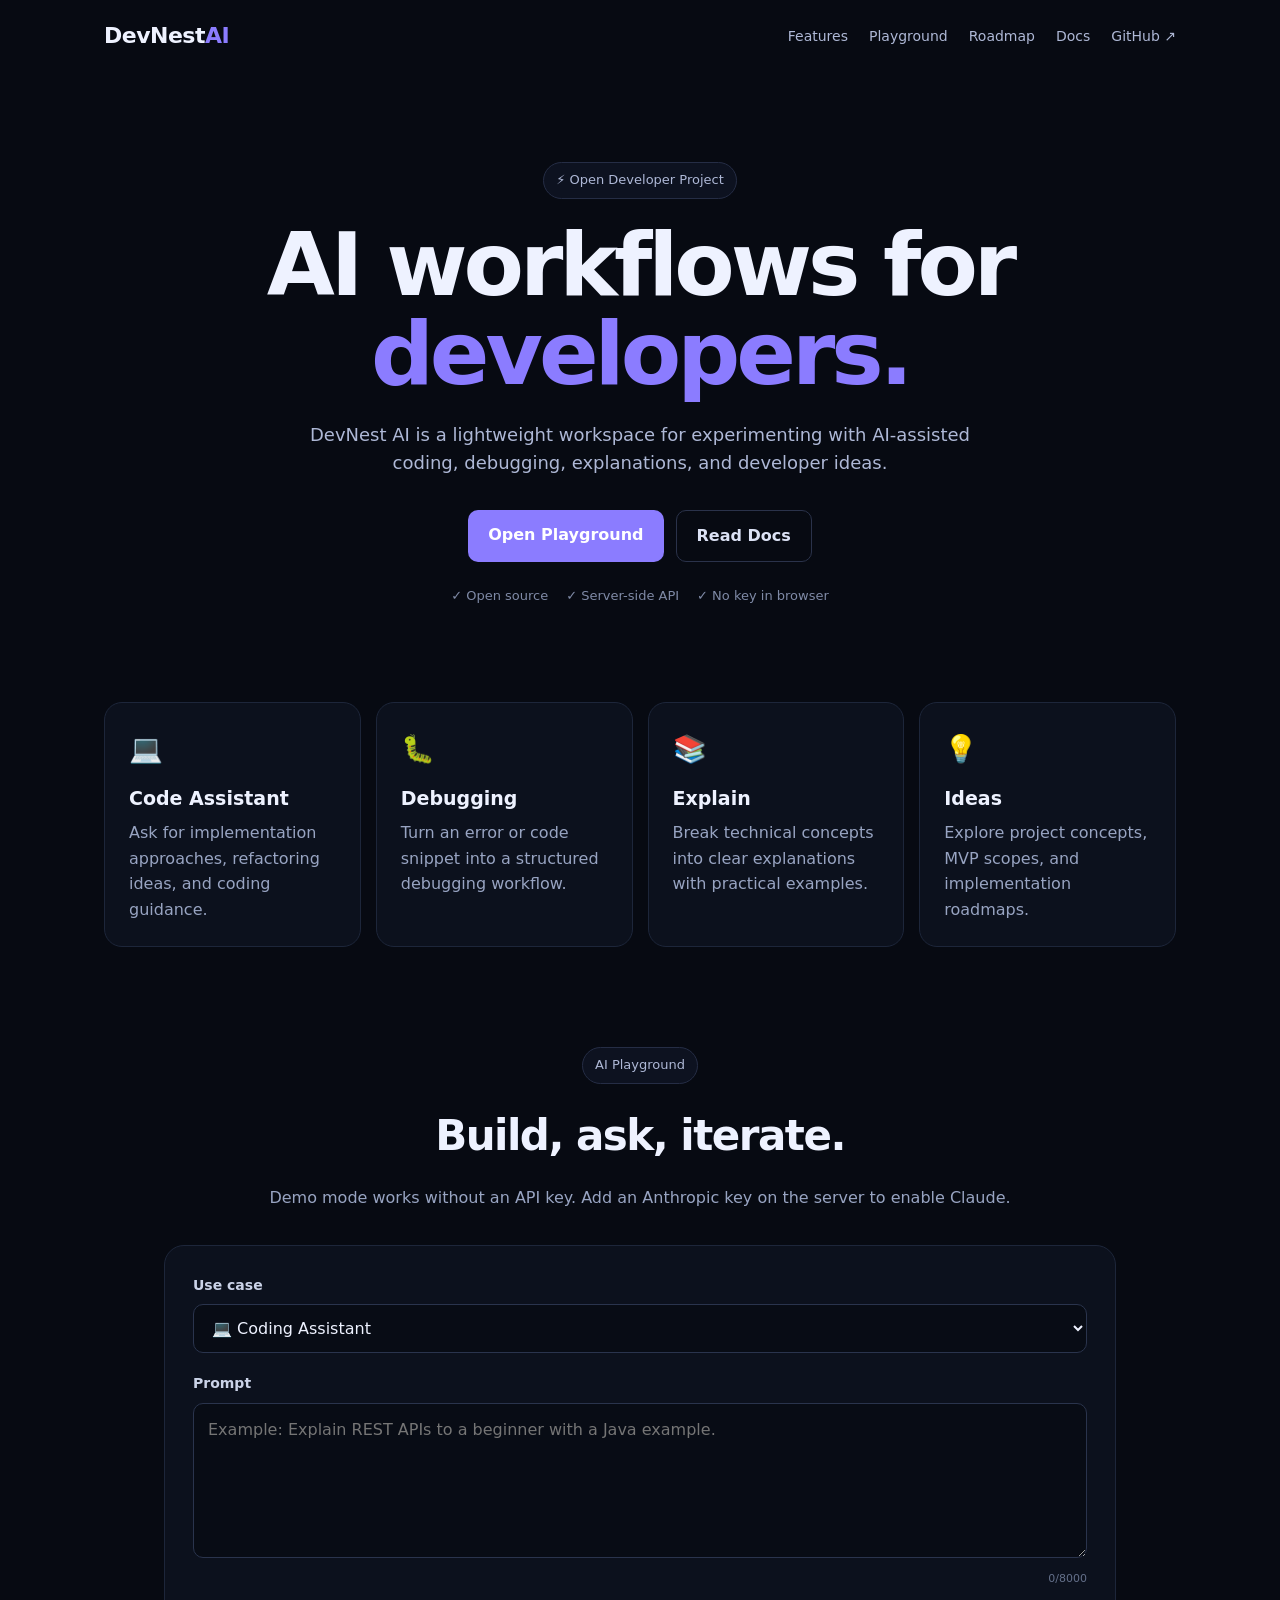
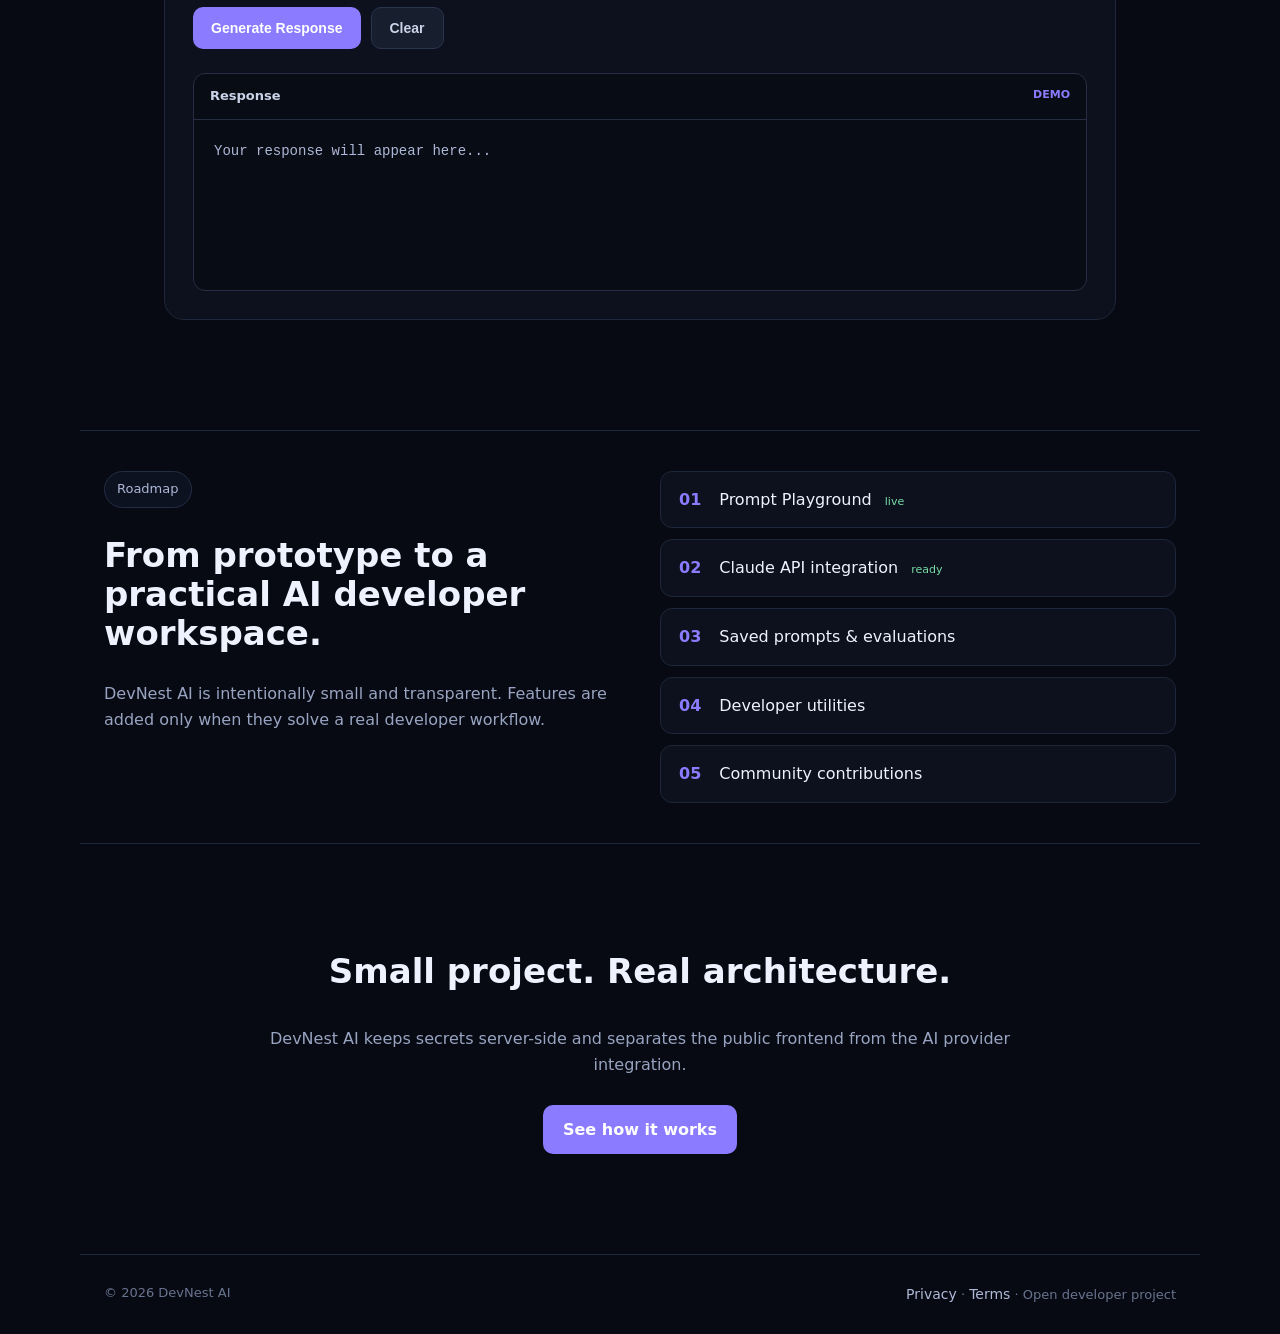
<file: index.html>
<!DOCTYPE html>
<html lang="en">
<head>
  <meta charset="UTF-8">
  <meta name="viewport" content="width=device-width, initial-scale=1.0">
  <title>DevNest AI — AI Workspace for Developers</title>
  <meta name="description" content="DevNest AI is an open developer workspace for prompting, debugging, explaining concepts, and exploring AI-assisted coding workflows.">
  <link rel="stylesheet" href="/style.css">
</head>
<body>
<header class="nav">
  <a class="logo" href="/">DevNest<span>AI</span></a>
  <nav>
    <a href="#features">Features</a>
    <a href="#playground">Playground</a>
    <a href="#roadmap">Roadmap</a>
    <a href="/docs.html">Docs</a>
    <a href="https://github.com/Abhay9889/devnest-ai" target="_blank" rel="noopener">GitHub ↗</a>
  </nav>
</header>

<main>
<section class="hero">
  <div class="badge">⚡ Open Developer Project</div>
  <h1>AI workflows for<br><span>developers.</span></h1>
  <p>DevNest AI is a lightweight workspace for experimenting with AI-assisted coding, debugging, explanations, and developer ideas.</p>
  <div class="buttons">
    <a class="btn primary" href="#playground">Open Playground</a>
    <a class="btn secondary" href="/docs.html">Read Docs</a>
  </div>
  <div class="trust-row">
    <span>✓ Open source</span><span>✓ Server-side API</span><span>✓ No key in browser</span>
  </div>
</section>

<section id="features" class="grid">
  <article class="card"><div class="icon">💻</div><h2>Code Assistant</h2><p>Ask for implementation approaches, refactoring ideas, and coding guidance.</p></article>
  <article class="card"><div class="icon">🐛</div><h2>Debugging</h2><p>Turn an error or code snippet into a structured debugging workflow.</p></article>
  <article class="card"><div class="icon">📚</div><h2>Explain</h2><p>Break technical concepts into clear explanations with practical examples.</p></article>
  <article class="card"><div class="icon">💡</div><h2>Ideas</h2><p>Explore project concepts, MVP scopes, and implementation roadmaps.</p></article>
</section>

<section id="playground" class="playground">
  <div class="section-heading">
    <div class="badge">AI Playground</div>
    <h2>Build, ask, iterate.</h2>
    <p>Demo mode works without an API key. Add an Anthropic key on the server to enable Claude.</p>
  </div>
  <div class="playground-box">
    <div class="form-row">
      <label for="useCase">Use case</label>
      <select id="useCase">
        <option value="coding">💻 Coding Assistant</option>
        <option value="debug">🐛 Debugging</option>
        <option value="explain">📚 Explain Concept</option>
        <option value="idea">💡 Project Ideas</option>
      </select>
    </div>
    <div class="form-row">
      <label for="prompt">Prompt</label>
      <textarea id="prompt" maxlength="8000" placeholder="Example: Explain REST APIs to a beginner with a Java example."></textarea>
      <div class="counter"><span id="count">0</span>/8000</div>
    </div>
    <div class="playground-actions">
      <button class="generate-btn" id="generate">Generate Response</button>
      <button class="clear-btn" id="clear">Clear</button>
    </div>
    <div class="output">
      <div class="output-header"><span>Response</span><span id="mode" class="demo-label">DEMO</span></div>
      <div id="response">Your response will appear here...</div>
    </div>
  </div>
</section>

<section id="roadmap" class="roadmap">
  <div>
    <div class="badge">Roadmap</div>
    <h2>From prototype to a practical AI developer workspace.</h2>
    <p>DevNest AI is intentionally small and transparent. Features are added only when they solve a real developer workflow.</p>
  </div>
  <div class="steps">
    <div><b>01</b><span>Prompt Playground <em>live</em></span></div>
    <div><b>02</b><span>Claude API integration <em>ready</em></span></div>
    <div><b>03</b><span>Saved prompts & evaluations</span></div>
    <div><b>04</b><span>Developer utilities</span></div>
    <div><b>05</b><span>Community contributions</span></div>
  </div>
</section>

<section class="cta">
  <h2>Small project. Real architecture.</h2>
  <p>DevNest AI keeps secrets server-side and separates the public frontend from the AI provider integration.</p>
  <a class="btn primary" href="/docs.html">See how it works</a>
</section>
</main>

<footer>
  <span>© 2026 DevNest AI</span>
  <span><a href="/privacy.html">Privacy</a> · <a href="/terms.html">Terms</a> · Open developer project</span>
</footer>

<script src="/app.js"></script>
</body>
</html>
</file>
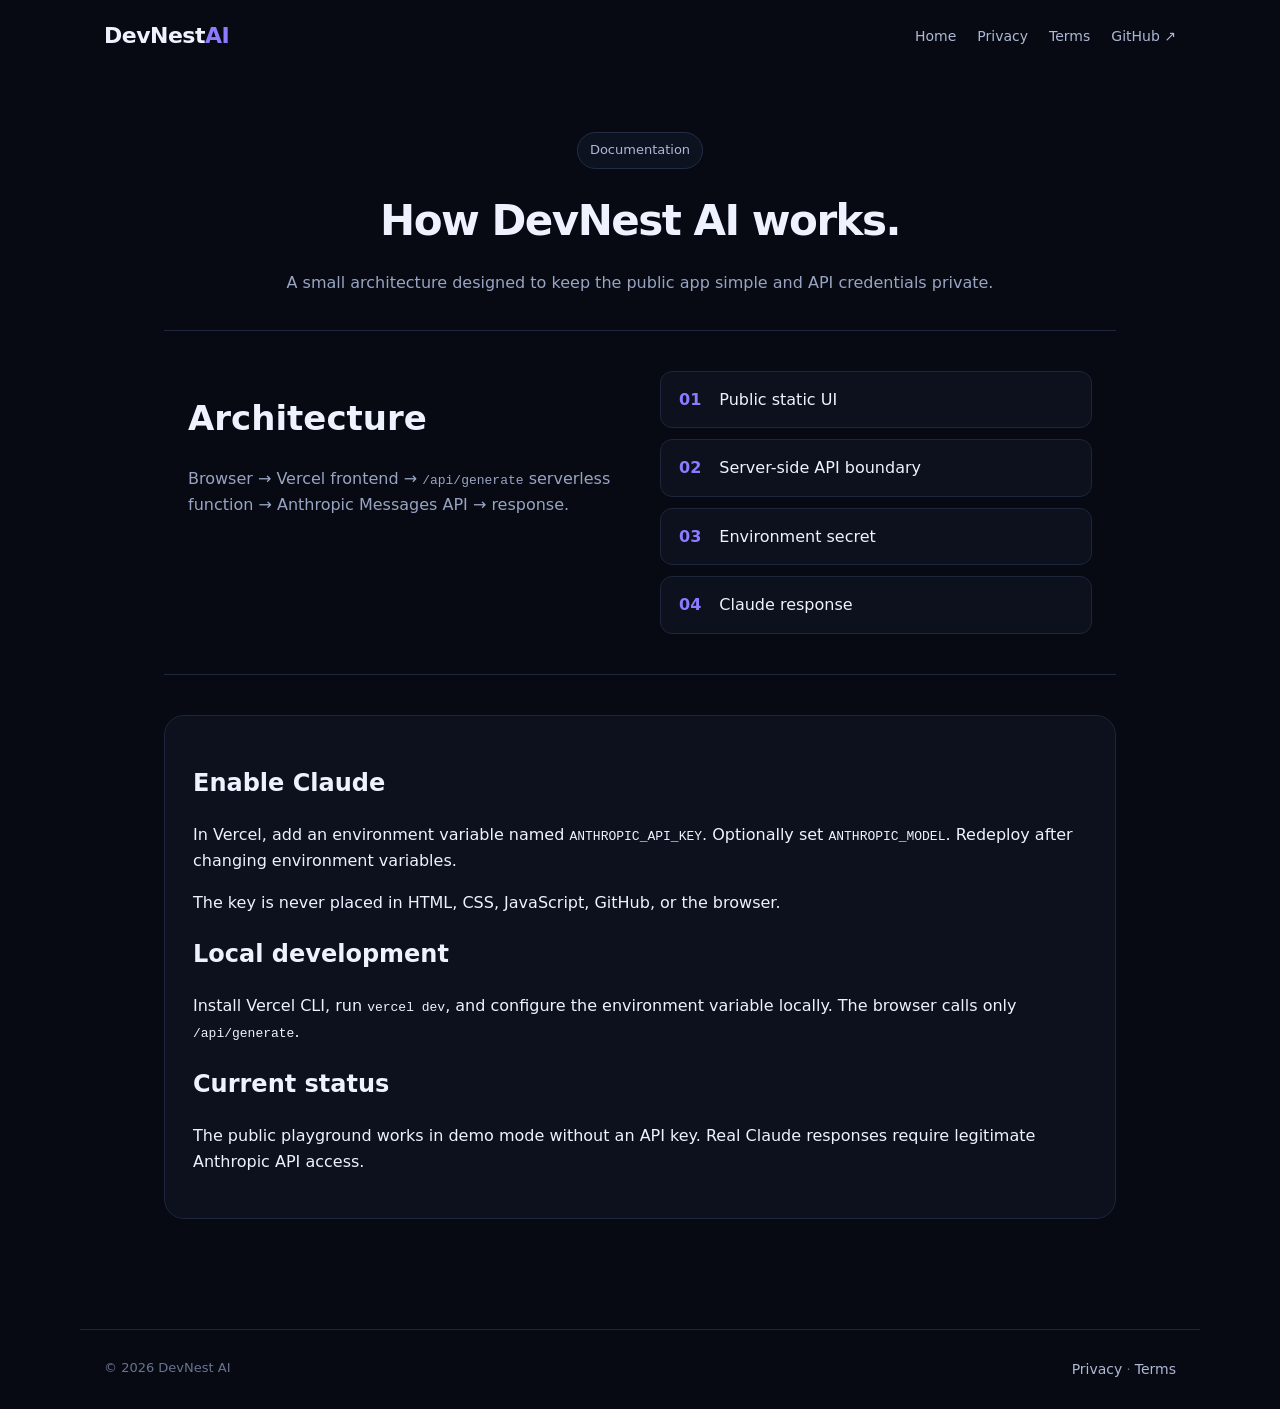
<file: docs.html>
<!DOCTYPE html>
<html lang="en"><head><meta charset="UTF-8"><meta name="viewport" content="width=device-width,initial-scale=1"><title>DevNest AI — Documentation</title><link rel="stylesheet" href="/style.css"></head>
<body><header class="nav"><a class="logo" href="/">DevNest<span>AI</span></a><nav><a href="/">Home</a><a href="/privacy.html">Privacy</a><a href="/terms.html">Terms</a><a href="https://github.com/Abhay9889/devnest-ai" target="_blank">GitHub ↗</a></nav></header>
<main><section class="playground" style="margin-top:60px"><div class="section-heading"><div class="badge">Documentation</div><h2>How DevNest AI works.</h2><p>A small architecture designed to keep the public app simple and API credentials private.</p></div>
<div class="roadmap" style="margin-bottom:40px"><div><h2>Architecture</h2><p>Browser → Vercel frontend → <code>/api/generate</code> serverless function → Anthropic Messages API → response.</p></div><div class="steps"><div><b>01</b><span>Public static UI</span></div><div><b>02</b><span>Server-side API boundary</span></div><div><b>03</b><span>Environment secret</span></div><div><b>04</b><span>Claude response</span></div></div></div>
<div class="playground-box"><h2>Enable Claude</h2><p>In Vercel, add an environment variable named <code>ANTHROPIC_API_KEY</code>. Optionally set <code>ANTHROPIC_MODEL</code>. Redeploy after changing environment variables.</p><p>The key is never placed in HTML, CSS, JavaScript, GitHub, or the browser.</p><h2>Local development</h2><p>Install Vercel CLI, run <code>vercel dev</code>, and configure the environment variable locally. The browser calls only <code>/api/generate</code>.</p><h2>Current status</h2><p>The public playground works in demo mode without an API key. Real Claude responses require legitimate Anthropic API access.</p></div>
</section></main><footer><span>© 2026 DevNest AI</span><span><a href="/privacy.html">Privacy</a> · <a href="/terms.html">Terms</a></span></footer></body></html>
</file>
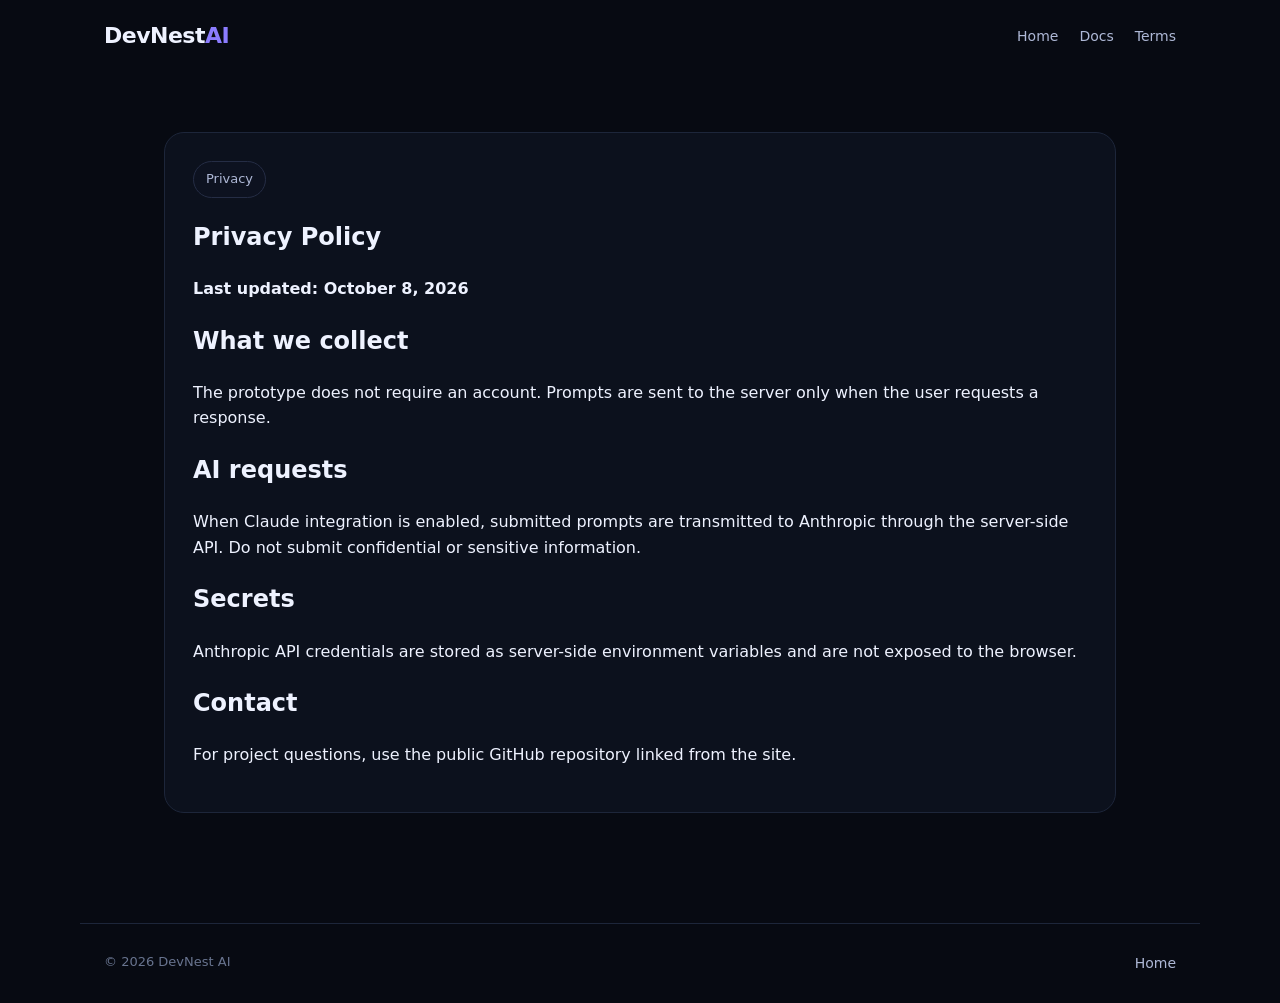
<file: privacy.html>
<!DOCTYPE html><html lang="en"><head><meta charset="UTF-8"><meta name="viewport" content="width=device-width,initial-scale=1"><title>DevNest AI — Privacy</title><link rel="stylesheet" href="/style.css"></head><body><header class="nav"><a class="logo" href="/">DevNest<span>AI</span></a><nav><a href="/">Home</a><a href="/docs.html">Docs</a><a href="/terms.html">Terms</a></nav></header><main><section class="playground" style="margin-top:60px"><div class="playground-box"><div class="badge">Privacy</div><h1>Privacy Policy</h1><p><strong>Last updated: October 8, 2026</strong></p><h2>What we collect</h2><p>The prototype does not require an account. Prompts are sent to the server only when the user requests a response.</p><h2>AI requests</h2><p>When Claude integration is enabled, submitted prompts are transmitted to Anthropic through the server-side API. Do not submit confidential or sensitive information.</p><h2>Secrets</h2><p>Anthropic API credentials are stored as server-side environment variables and are not exposed to the browser.</p><h2>Contact</h2><p>For project questions, use the public GitHub repository linked from the site.</p></div></section></main><footer><span>© 2026 DevNest AI</span><span><a href="/">Home</a></span></footer></body></html>
</file>
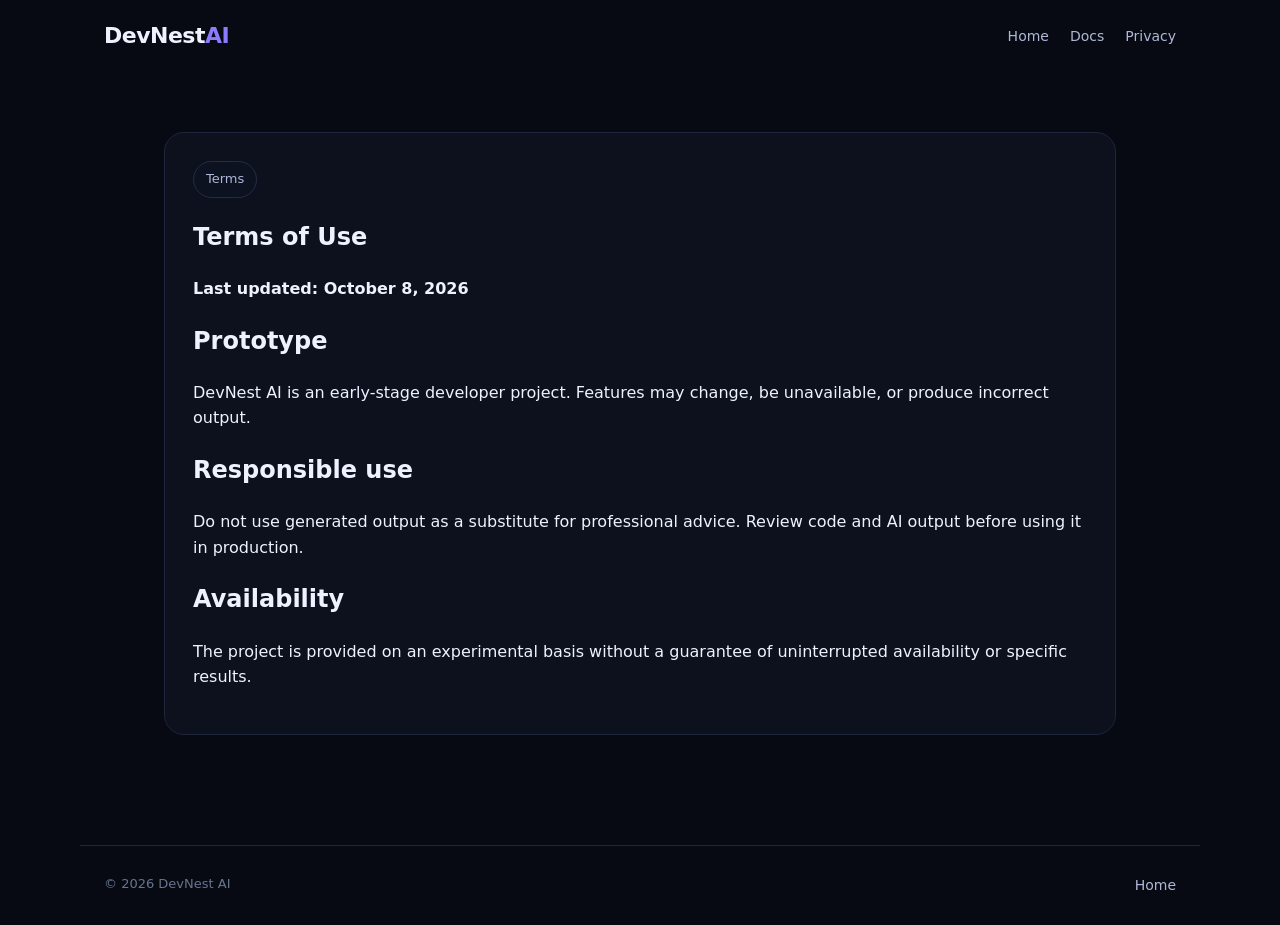
<file: terms.html>
<!DOCTYPE html><html lang="en"><head><meta charset="UTF-8"><meta name="viewport" content="width=device-width,initial-scale=1"><title>DevNest AI — Terms</title><link rel="stylesheet" href="/style.css"></head><body><header class="nav"><a class="logo" href="/">DevNest<span>AI</span></a><nav><a href="/">Home</a><a href="/docs.html">Docs</a><a href="/privacy.html">Privacy</a></nav></header><main><section class="playground" style="margin-top:60px"><div class="playground-box"><div class="badge">Terms</div><h1>Terms of Use</h1><p><strong>Last updated: October 8, 2026</strong></p><h2>Prototype</h2><p>DevNest AI is an early-stage developer project. Features may change, be unavailable, or produce incorrect output.</p><h2>Responsible use</h2><p>Do not use generated output as a substitute for professional advice. Review code and AI output before using it in production.</p><h2>Availability</h2><p>The project is provided on an experimental basis without a guarantee of uninterrupted availability or specific results.</p></div></section></main><footer><span>© 2026 DevNest AI</span><span><a href="/">Home</a></span></footer></body></html>
</file>
<file: style.css>
*{box-sizing:border-box}html{scroll-behavior:smooth}body{margin:0;font-family:Inter,system-ui,-apple-system,BlinkMacSystemFont,"Segoe UI",sans-serif;background:#070a12;color:#eef2ff;line-height:1.6}.nav{height:72px;max-width:1120px;margin:auto;padding:0 24px;display:flex;align-items:center;justify-content:space-between}.logo{font-size:22px;font-weight:800;letter-spacing:-.5px;color:#eef2ff;text-decoration:none}.logo span{color:#8b7cff}.nav nav{display:flex;gap:21px}.nav nav a,footer a{color:#aeb8d6;text-decoration:none;font-size:14px}.nav nav a:hover,footer a:hover{color:#fff}.hero{max-width:900px;margin:90px auto 95px;padding:0 24px;text-align:center}.badge{display:inline-block;padding:7px 12px;border:1px solid #252d45;border-radius:999px;color:#aeb8d6;font-size:13px;background:#0d1220}.hero h1{font-size:clamp(52px,8vw,88px);line-height:1.01;letter-spacing:-4px;margin:22px 0}.hero h1 span{color:#8b7cff}.hero p{max-width:680px;margin:0 auto;color:#aeb8d6;font-size:18px}.buttons{display:flex;gap:12px;justify-content:center;margin-top:32px;flex-wrap:wrap}.btn{display:inline-block;padding:12px 20px;border-radius:10px;text-decoration:none;font-weight:700}.primary{background:#8b7cff;color:#fff}.secondary{border:1px solid #2a324a;color:#dce2f5}.primary:hover{opacity:.9}.secondary:hover{background:#101625}.trust-row{margin-top:24px;display:flex;justify-content:center;gap:18px;flex-wrap:wrap;color:#7f8aa6;font-size:13px}.grid{max-width:1120px;margin:0 auto 100px;padding:0 24px;display:grid;grid-template-columns:repeat(4,1fr);gap:15px}.card{background:#0c111d;border:1px solid #1d263a;border-radius:18px;padding:24px}.card:hover{border-color:#303b58}.icon{font-size:27px}.card h2{margin:13px 0 7px;font-size:19px}.card p,.roadmap p,.cta p{color:#98a4c2;margin:0}.playground{max-width:1000px;margin:0 auto 110px;padding:0 24px}.section-heading{text-align:center;margin-bottom:34px}.section-heading h2{font-size:42px;margin:18px 0 10px;letter-spacing:-1.5px}.section-heading p{color:#98a4c2}.playground-box{background:#0c111d;border:1px solid #1d263a;border-radius:20px;padding:28px}.form-row{margin-bottom:19px;position:relative}.form-row label{display:block;margin-bottom:8px;color:#cbd3e8;font-size:14px;font-weight:600}select,textarea{width:100%;border:1px solid #2a344d;border-radius:10px;background:#080c15;color:#eef2ff;padding:13px 14px;font:inherit;outline:none}select:focus,textarea:focus{border-color:#8b7cff}textarea{min-height:155px;resize:vertical}.counter{text-align:right;color:#64708a;font-size:11px;margin-top:5px}.playground-actions{display:flex;gap:10px;margin-bottom:24px}.generate-btn,.clear-btn{border:0;border-radius:10px;padding:12px 18px;font-weight:700;cursor:pointer;font-size:14px}.generate-btn{background:#8b7cff;color:#fff}.generate-btn:disabled{opacity:.55;cursor:wait}.clear-btn{background:#171e2d;color:#cbd3e8;border:1px solid #2a344d}.output{border:1px solid #252e44;border-radius:12px;overflow:hidden;background:#080c15}.output-header{display:flex;justify-content:space-between;padding:12px 16px;border-bottom:1px solid #252e44;color:#cbd3e8;font-size:13px;font-weight:700}.demo-label{color:#8b7cff;font-size:11px}#response{min-height:170px;padding:20px;color:#aeb8d6;white-space:pre-wrap;font-family:"JetBrains Mono",Consolas,monospace;font-size:14px}.roadmap{max-width:1120px;margin:0 auto 100px;padding:40px 24px;display:grid;grid-template-columns:1fr 1fr;gap:40px;border-top:1px solid #1d263a;border-bottom:1px solid #1d263a}.roadmap h2{font-size:34px;line-height:1.15}.steps{display:grid;gap:11px}.steps div{display:flex;align-items:center;gap:18px;padding:15px 18px;background:#0c111d;border:1px solid #1d263a;border-radius:12px}.steps b{color:#8b7cff}.steps em{font-style:normal;color:#78dca5;font-size:11px;margin-left:8px}.cta{max-width:800px;text-align:center;margin:0 auto 100px;padding:0 24px}.cta h2{font-size:34px}.cta p{margin-bottom:27px}footer{max-width:1120px;margin:auto;padding:28px 24px;display:flex;justify-content:space-between;color:#68748f;border-top:1px solid #1d263a;font-size:13px}@media(max-width:900px){.grid{grid-template-columns:repeat(2,1fr)}}@media(max-width:700px){.nav{padding:0 18px}.nav nav{display:none}.grid,.roadmap{grid-template-columns:1fr}.hero{margin-top:55px}.hero h1{letter-spacing:-2px}.section-heading h2{font-size:34px}.playground-box{padding:20px}.playground-actions{flex-direction:column}.generate-btn,.clear-btn{width:100%}footer{flex-direction:column;gap:8px}}
</file>
